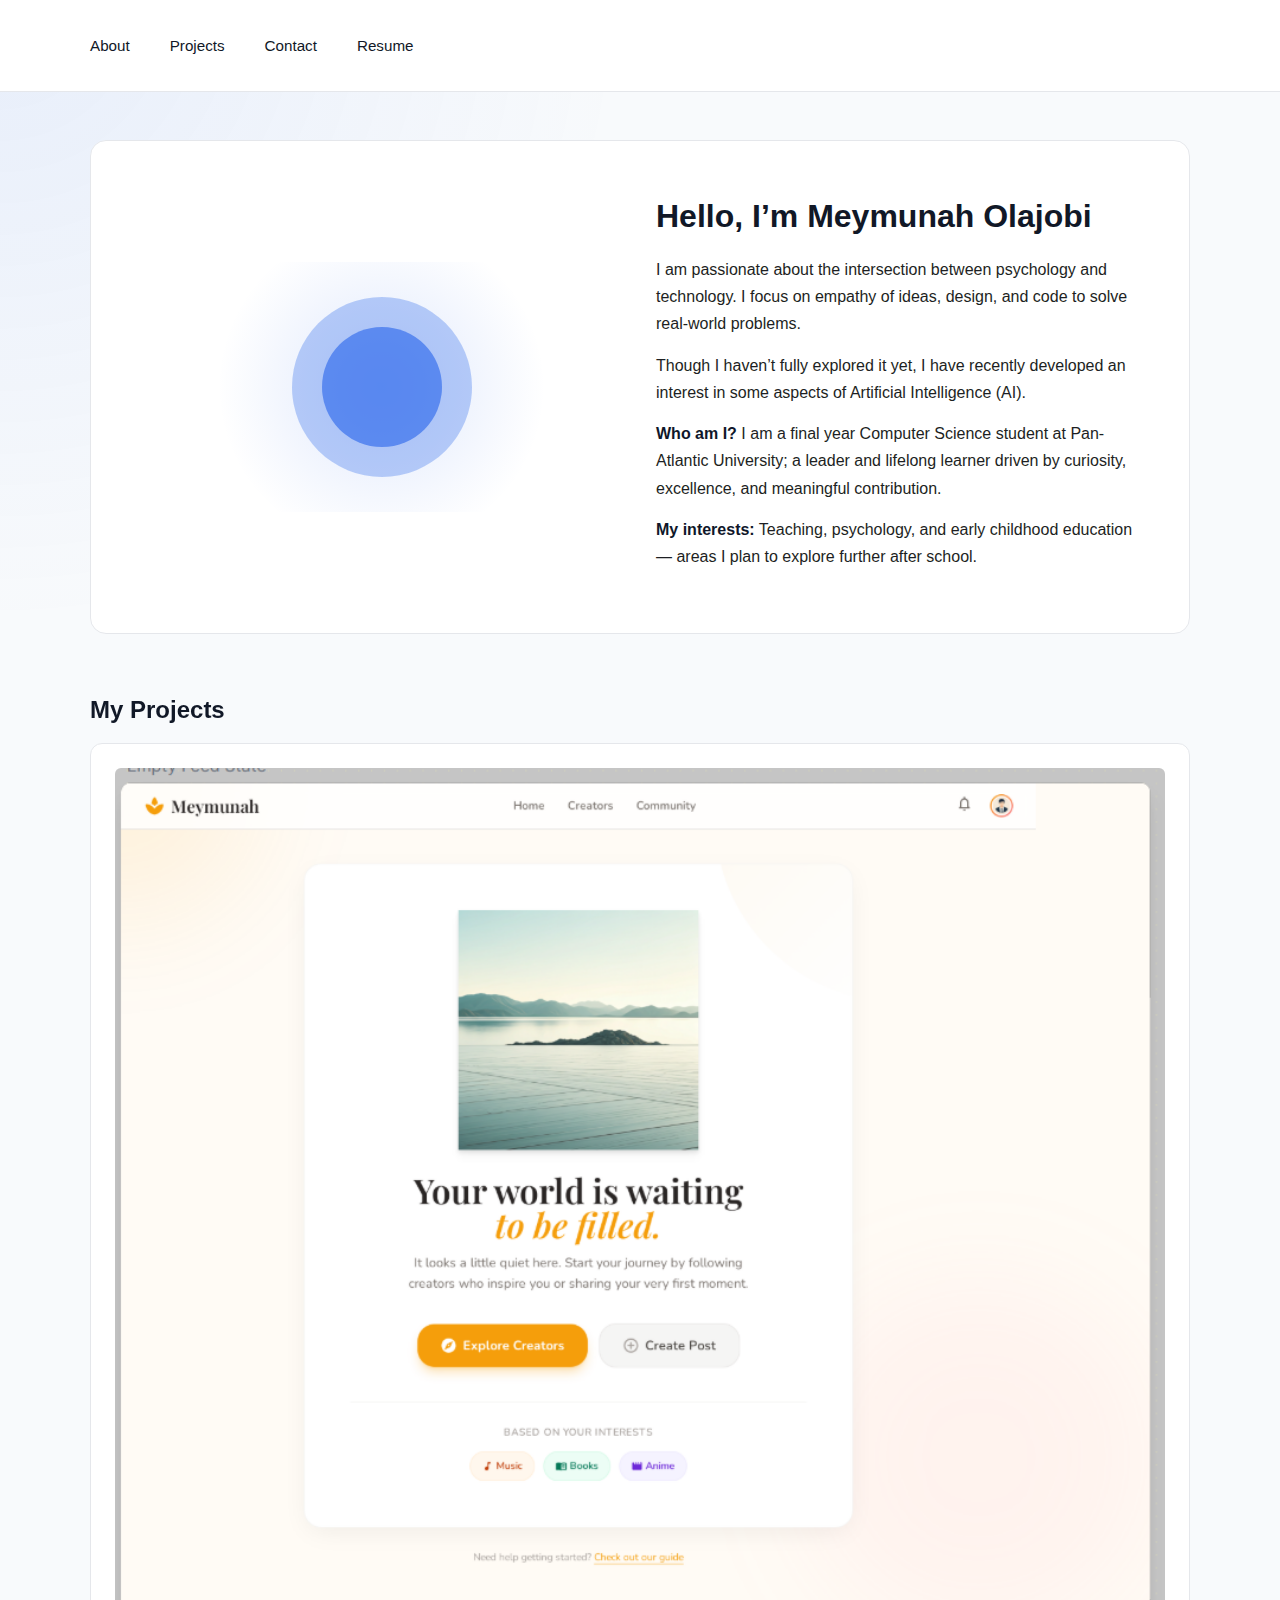
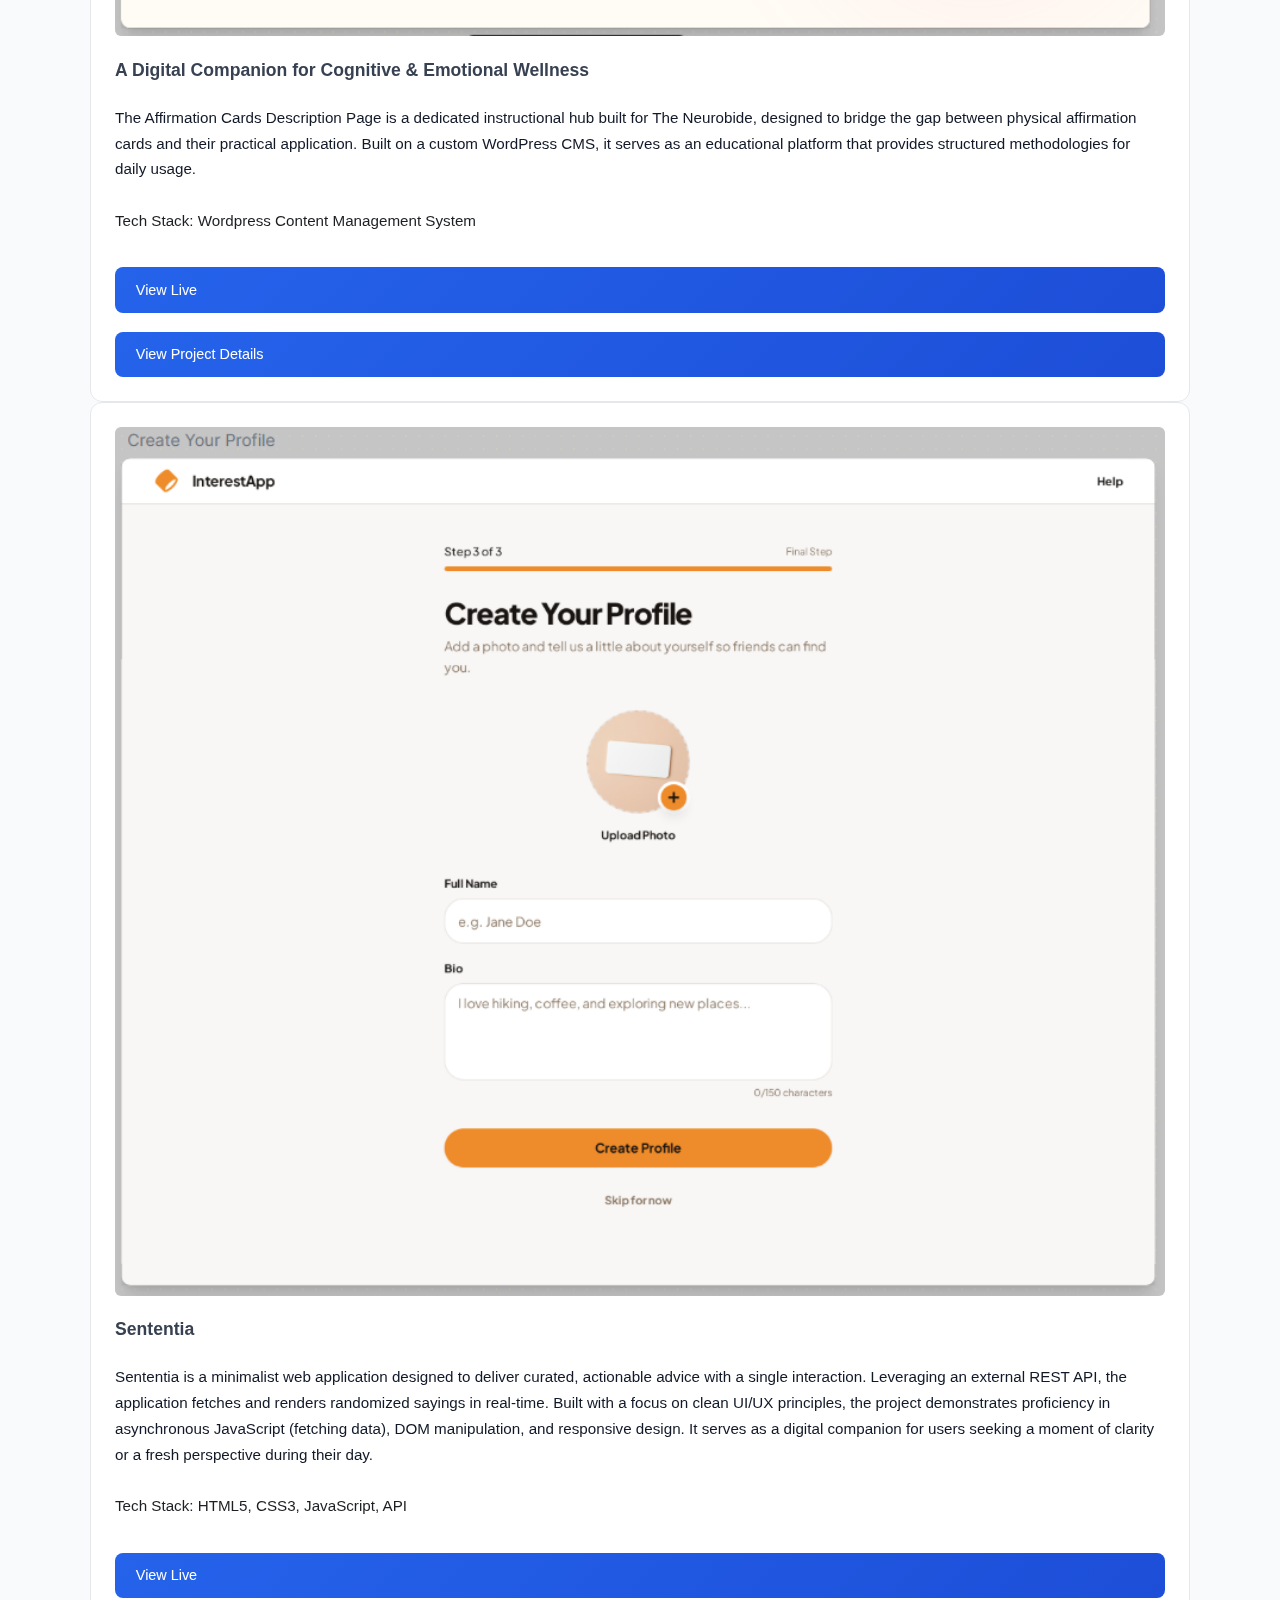
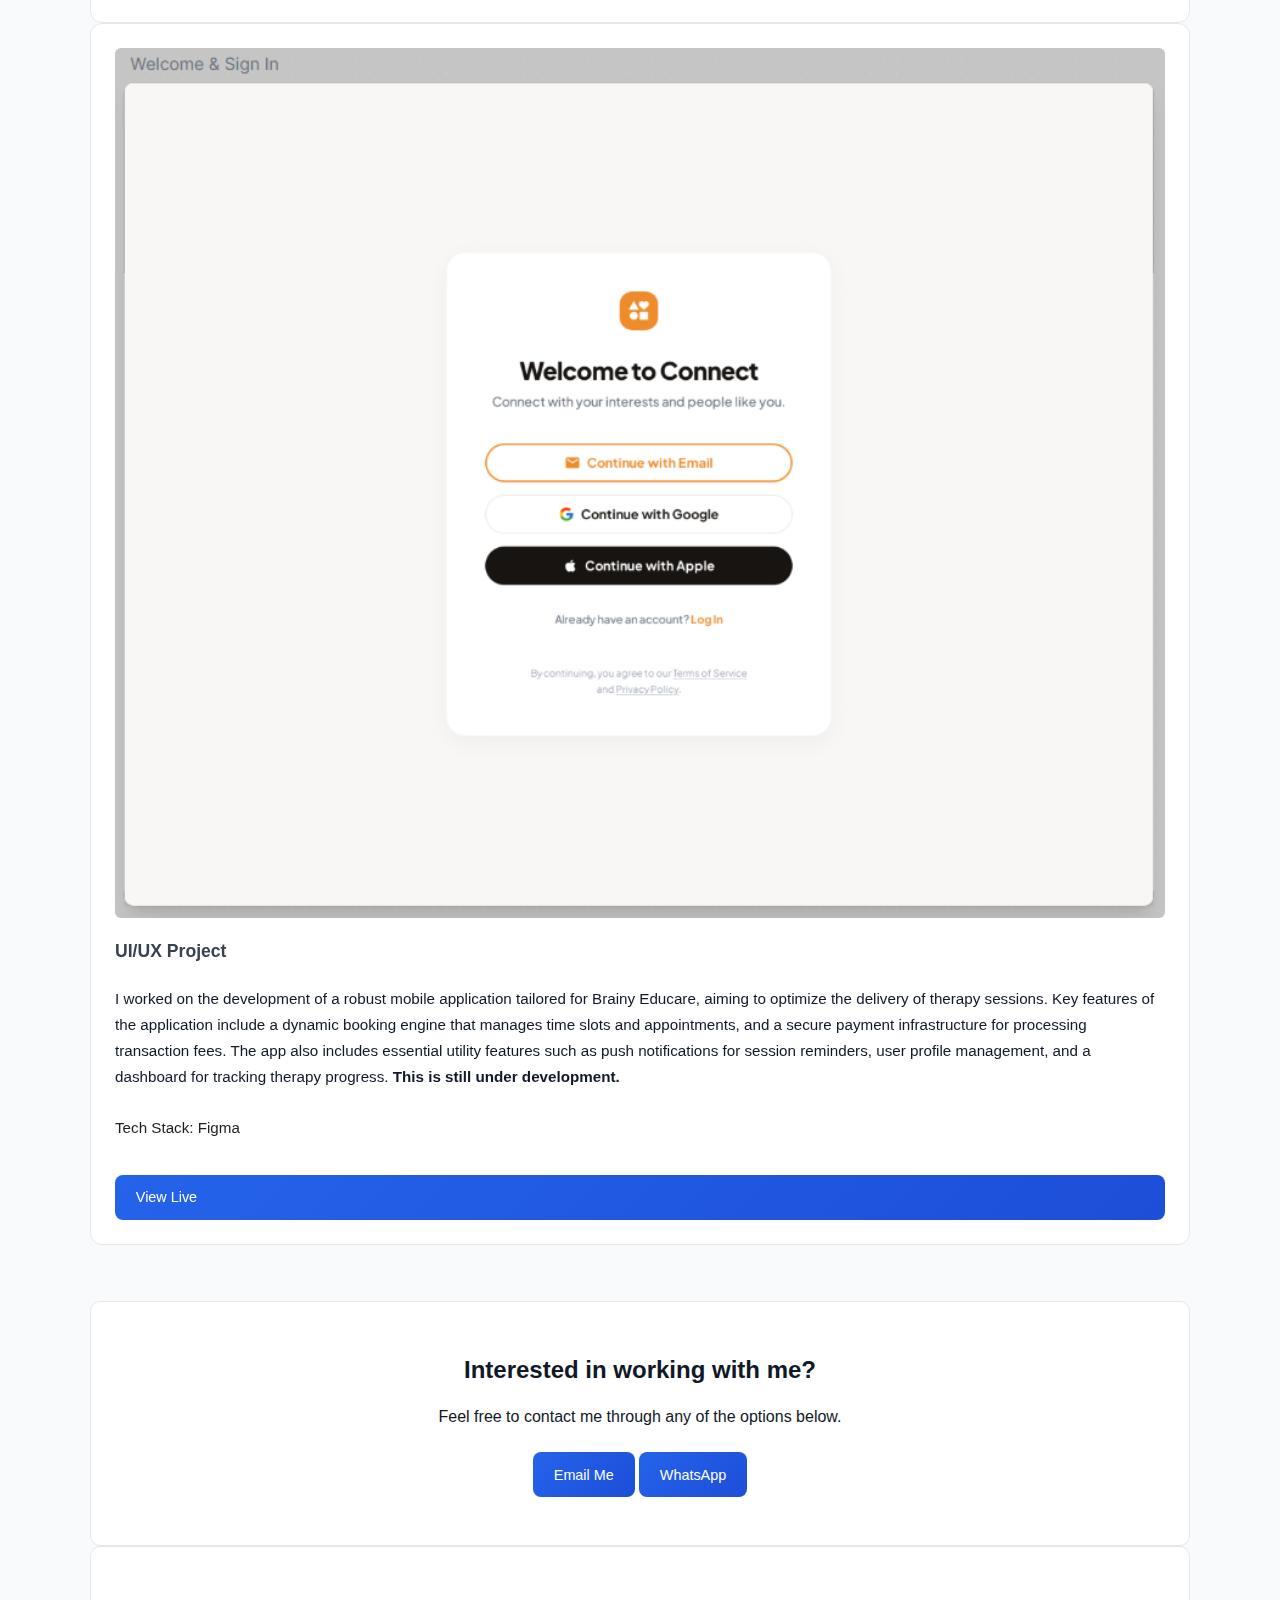
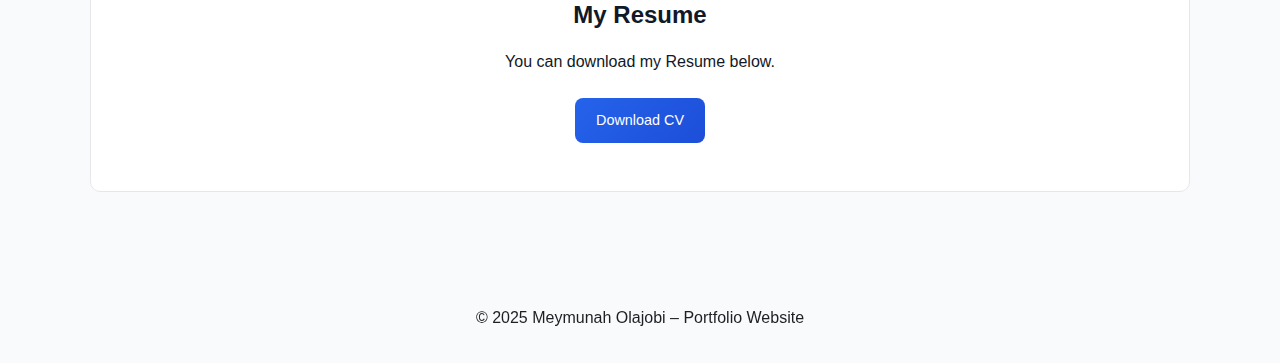
<file: index.html>
<!DOCTYPE html>
<html lang="en">
<head>
    <!-- MEYMUNAH'S PERSONAL PORTFOLIO WEBSITE
         MAIN PAGE (HOME PAGE) -->
    <meta charset="UTF-8">
    <meta name="viewport" content="width=device-width, initial-scale=1.0">
    <title>My Portfolio</title>

    <link rel="stylesheet" href="style.css">
</head>

<body>

<!-- NAVIGATION BAR -->
<header>
    <nav class="container nav">

        <ul class="nav-links">
            <li><a href="#about">About</a></li>
            <li><a href="#projects">Projects</a></li>
            <li><a href="#contact">Contact</a></li>
            <li><a href="#resume">Resume</a></li>
        </ul>
    </nav>
</header>
 
<!-- ABOUT ME SECTION -->
<section id="about" class="container section hero">

    <div class="about-animation">
        <div class="pulse-circle"></div>
        <div class="pulse-circle delay"></div>
    </div>

    <div class="about-text">
        <h1>Hello, I’m <span class="highlight">Meymunah Olajobi</span></h1>

        <p>
            I am passionate about the intersection between
            psychology and technology. I focus on empathy of ideas, design, and code
            to solve real-world problems.
        </p>

        <p>
            Though I haven’t fully explored it yet, I have recently developed an
            interest in some aspects of Artificial Intelligence (AI).
        </p>

        <p>
            <b>Who am I?</b> I am a final year Computer Science student at Pan-Atlantic
            University; a leader and lifelong learner driven by curiosity, excellence, and meaningful contribution.
        </p>

        <p>
            <b>My interests:</b> Teaching, psychology, and early childhood education —
            areas I plan to explore further after school.
        </p>
    </div>

</section>

<!-- PROJECTS SECTION -->
<section id="projects" class="container section">
    <h2>My Projects</h2>

    <div class="project-grid">

        <!-- PROJECT 1 -->
        <div class="project-card">
            <img src="images/project1.png" alt="Project 1 Screenshot">

            <h3>A Digital Companion for Cognitive & Emotional Wellness</h3>
            <p>The Affirmation Cards Description Page is a dedicated instructional hub built for The Neurobide, designed to bridge the gap 
                between physical affirmation cards and their practical application. Built on a custom WordPress CMS, it serves as an educational 
                platform that provides structured methodologies for daily usage.</p>

            <p class="stack">Tech Stack: Wordpress Content Management System</p>

            <a class="btn" href="https://theneurobide.com/cards/">View Live</a>
            <a class="btn" href="project-details.html">View Project Details</a>
        </div>

        <!-- PROJECT 2 -->
        <div class="project-card">
            <img src="images/project2.png" alt="Project 2 Screenshot">

            <h3>Sententia</h3>
            <p>Sententia is a minimalist web application designed to deliver curated, actionable advice with a single interaction. 
                Leveraging an external REST API, the application fetches and renders randomized sayings in real-time.

                Built with a focus on clean UI/UX principles, the project demonstrates proficiency in asynchronous JavaScript (fetching data), 
                DOM manipulation, and responsive design. It serves as a digital companion for users seeking a moment of clarity or a fresh 
                perspective during their day.</p>

            <p class="stack">Tech Stack: HTML5, CSS3, JavaScript, API</p>

            <a class="btn" href="https://daily-advice-generator.vercel.app/">View Live</a>
        </div>

        <!-- PROJECT 3 -->
        <div class="project-card">
            <img src="images/project3.png" alt="Project 3 Screenshot">

            <h3>UI/UX Project</h3>
            <p>
                I worked on the development of a robust mobile application tailored for Brainy Educare, aiming to optimize the delivery of 
                therapy sessions. Key features of the application include a dynamic booking engine that manages time slots and appointments, 
                and a secure payment infrastructure for processing transaction fees. The app also includes essential utility features such as 
                push notifications for session reminders, user profile management, and a dashboard for tracking therapy progress.
            <b>This is still under development.</b>
            </p>

            <p class="stack">Tech Stack: Figma</p>

            <a class="btn" href="https://www.figma.com/design/ejxwiAn5SwLHCGBGcEw2AY/CSC-322-Project?node-id=0-1&t=pTPwxtENYzN2TFsu-1">View Live</a>
        </div>

    </div>
</section>

<!-- CALL TO ACTION -->
<section id="contact" class="container section cta">
    <h2>Interested in working with me?</h2>
    <p>Feel free to contact me through any of the options below.</p>

    <a class="btn" href="mailto:mymolajobs@gmail.com">Email Me</a>
    <a class="btn" href="https://wa.me/2349035743251">WhatsApp</a>
</section>

<section id="resume" class="container section cta">
    <h2>My Resume</h2>
    <p>You can download my Resume below.</p>

    <a class="btn" href="documents/Meymunah_Olajobi_CV.pdf" download>
        Download CV
    </a>
</section>

<!-- FOOTER-->
<footer>
    <p>© 2025 Meymunah Olajobi – Portfolio Website</p>
</footer>

</body>
</html>
</file>
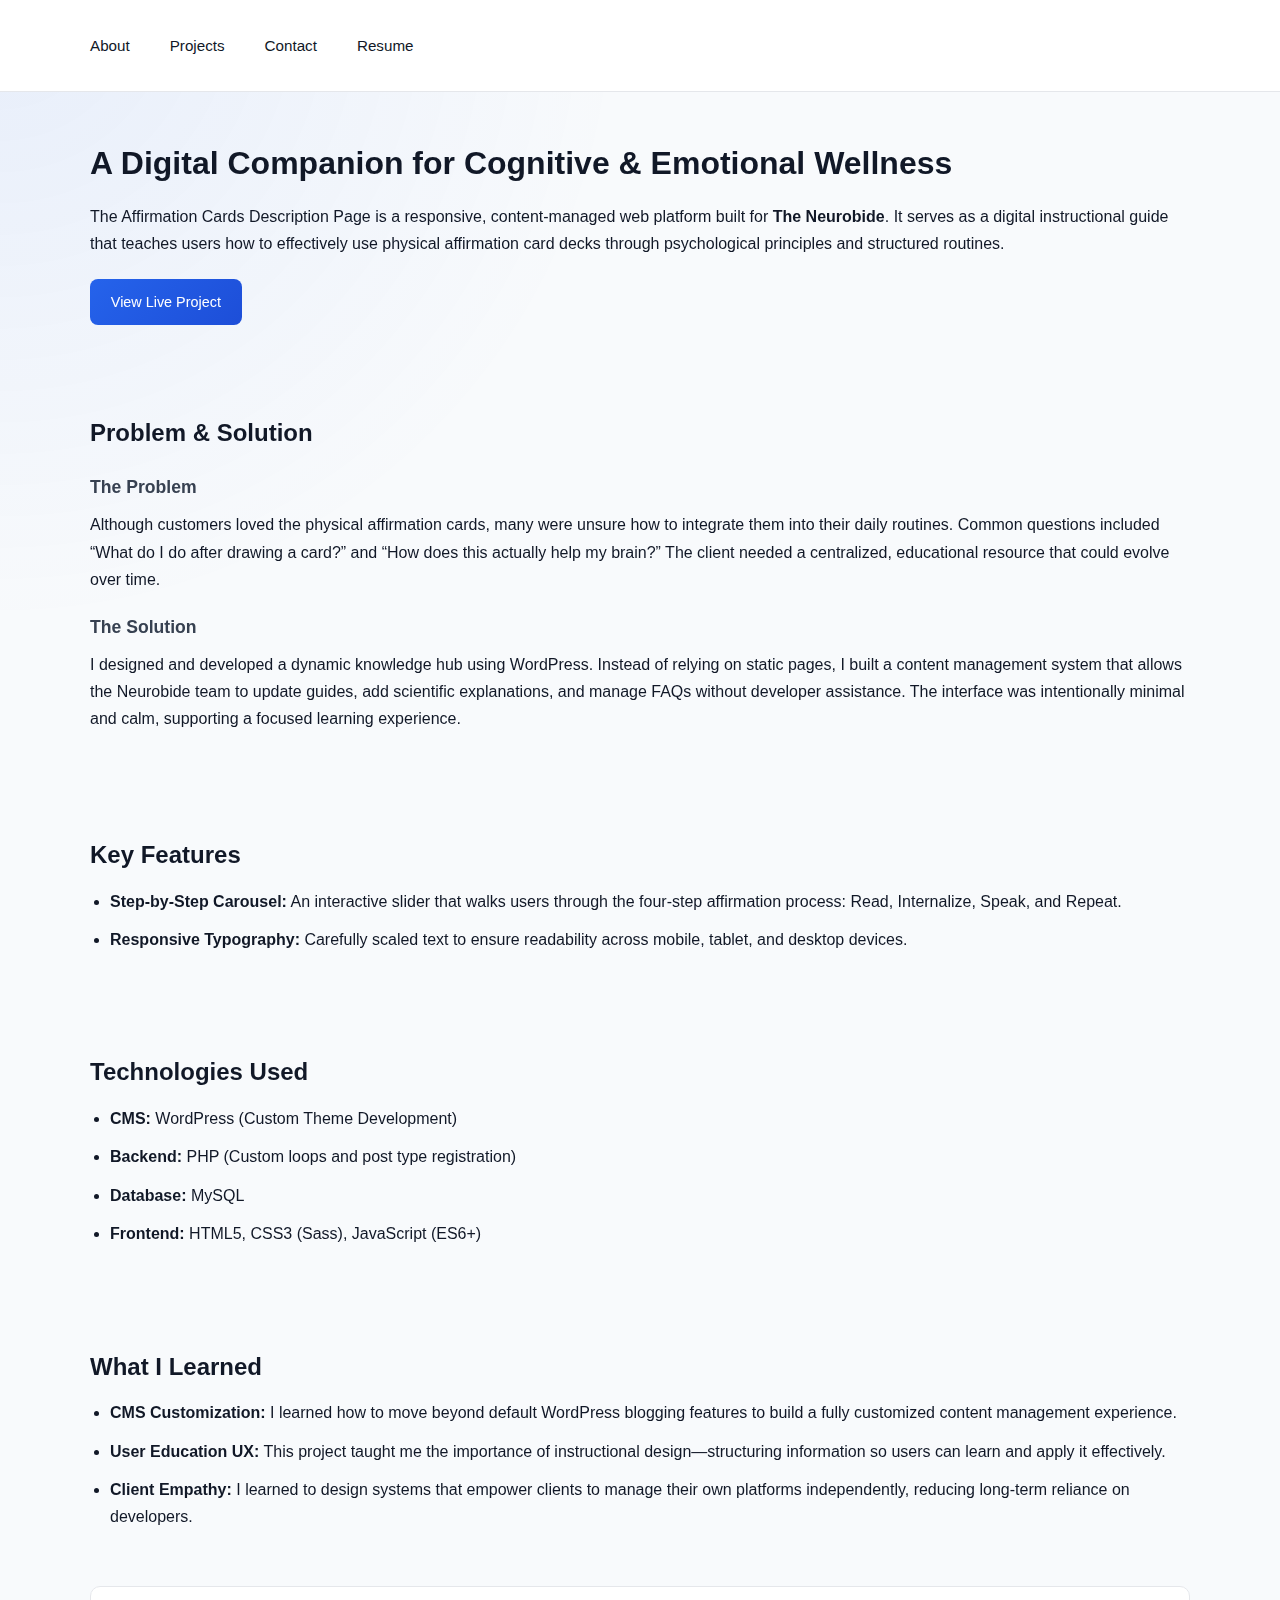
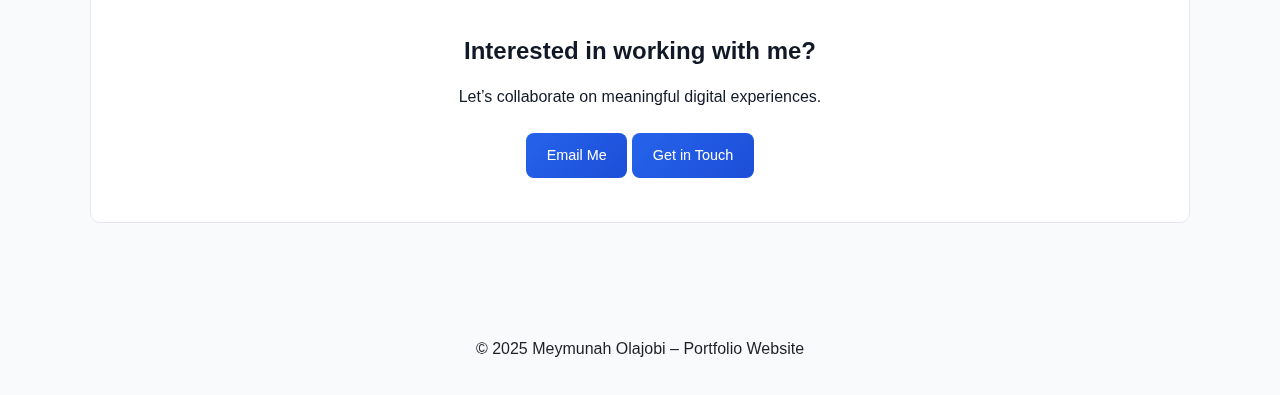
<file: project-details.html>
<!DOCTYPE html>
<html lang="en">
<head>
    <!-- MEYMUNAH'S PERSONAL PORTFOLIO WEBSITE
         MAIN PAGE (HOME PAGE)-->
    <meta charset="UTF-8">
    <meta name="viewport" content="width=device-width, initial-scale=1.0">
    <title>My Portfolio</title>

    <link rel="stylesheet" href="style.css">
</head>

<body class="project-page">

<body>

<!-- NAVIGATION BAR -->
<header>
    <nav class="container nav">

        <ul class="nav-links">
            <li><a href="#about">About</a></li>
            <li><a href="#projects">Projects</a></li>
            <li><a href="#contact">Contact</a></li>
            <li><a href="#resume">Resume</a></li>
        </ul>
    </nav>
</header>
 
<!-- PROJECT OVERVIEW -->
<section class="container section">
    <h1>A Digital Companion for Cognitive & Emotional Wellness</h1>

    <p>
        The Affirmation Cards Description Page is a responsive, content-managed
        web platform built for <b>The Neurobide</b>. It serves as a digital
        instructional guide that teaches users how to effectively use physical
        affirmation card decks through psychological principles and structured routines.
    </p>

    <a class="btn" href="https://theneurobide.com/cards/" target="_blank">
        View Live Project
    </a>
</section>

<!--PROBLEM & SOLUTION -->
<section class="container section">
    <h2>Problem & Solution</h2>

    <h3>The Problem</h3>
    <p>
        Although customers loved the physical affirmation cards, many were unsure
        how to integrate them into their daily routines. Common questions included
        “What do I do after drawing a card?” and “How does this actually help my brain?”
        The client needed a centralized, educational resource that could evolve over time.
    </p>

    <h3>The Solution</h3>
    <p>
        I designed and developed a dynamic knowledge hub using WordPress. Instead of
        relying on static pages, I built a content management system that allows the
        Neurobide team to update guides, add scientific explanations, and manage FAQs
        without developer assistance. The interface was intentionally minimal and calm,
        supporting a focused learning experience.
    </p>
</section>

<!-- FEATURES -->
<section class="container section">
    <h2>Key Features</h2>

    <ul>

        <li>
            <b>Step-by-Step Carousel:</b> An interactive slider that walks users through
            the four-step affirmation process: Read, Internalize, Speak, and Repeat.
        </li>

        <li>
            <b>Responsive Typography:</b> Carefully scaled text to ensure readability
            across mobile, tablet, and desktop devices.
        </li>

    </ul>
</section>

<!-- TECHNOLOGIES USED -->
<section class="container section">
    <h2>Technologies Used</h2>

    <ul>
        <li><b>CMS:</b> WordPress (Custom Theme Development)</li>
        <li><b>Backend:</b> PHP (Custom loops and post type registration)</li>
        <li><b>Database:</b> MySQL</li>
        <li><b>Frontend:</b> HTML5, CSS3 (Sass), JavaScript (ES6+)</li>
    </ul>
</section>

<!-- WHAT I LEARNED -->
<section class="container section">
    <h2>What I Learned</h2>

    <ul>
        <li>
            <b>CMS Customization:</b> I learned how to move beyond default WordPress
            blogging features to build a fully customized content management experience.
        </li>

        <li>
            <b>User Education UX:</b> This project taught me the importance of instructional
            design—structuring information so users can learn and apply it effectively.
        </li>

        <li>
            <b>Client Empathy:</b> I learned to design systems that empower clients to
            manage their own platforms independently, reducing long-term reliance on developers.
        </li>
    </ul>
</section>

<!-- CALL TO ACTION -->
<section class="container section cta">
    <h2>Interested in working with me?</h2>
    <p>Let’s collaborate on meaningful digital experiences.</p>

    <a class="btn" href="mailto:mymolajobs@gmail.com">Email Me</a>
    <a class="btn" href="index.html#contact">Get in Touch</a>
</section>

<!-- FOOTER-->
<footer>
    <p>© 2025 Meymunah Olajobi – Portfolio Website</p>
</footer>

</body>
</html>
</file>
<file: style.css>
* {
  margin: 0;
  padding: 0;
  box-sizing: border-box;
}

:root {
  --primary: #0f172a;   
  --secondary: #2563eb; 
  --light: #f8fafc;     
  --text: #111827;      
  --muted: #1d1f23;      
}

body::before {
  content: "";
  position: fixed;
  inset: 0;
  background: radial-gradient(
    circle at top left,
    rgba(37, 99, 235, 0.08),
    transparent 40%
  );
  z-index: -1;
}

.section {
  padding: 4rem 0;
  position: relative;
}

section {
  scroll-margin-top: 120px;
}

body {
  font-family: Arial, Helvetica, sans-serif;
  background: var(--light);
  color: var(--text);
  line-height: 1.7;
}

.container {
  width: 90%;
  max-width: 1100px;
  margin: auto;
}

.section {
  padding: 3.5rem 0;
  position: relative;
}

.project-page .section {
  padding: 2.75rem 0;
}

.section h1,
.section h2 {
  margin-bottom: 0.75rem;
}

.section h3 {
  margin-top: 1.25rem;
  margin-bottom: 0.5rem;
  font-size: 1.1rem;
  font-weight: 600;
  color: #374151;
}

.section p {
  margin-bottom: 0.9rem;
}

.section ul {
  margin-top: 0.75rem;
  padding-left: 1.25rem;
}

.section li {
  margin-bottom: 0.7rem;
}

header {
  background: white;
  border-bottom: 1px solid #e5e7eb;
  position: sticky;
  top: 0;
  z-index: 10;
}

nav {
  display: flex;
  justify-content: flex-start;
  align-items: center;
  padding: 2rem 0;
  position: relative;
}

.nav-links {
  display: flex;
  gap: 2.5rem;
  list-style: none;
}

.nav-links a {
  text-decoration: none;
  color: var(--text);
  font-size: 0.95rem;
}

.nav-links a:hover {
  color: var(--secondary);
}

.hero {
  display: grid;
  gap: 2rem;
  background: white;
  padding: 3rem;
  border-radius: 16px;
  border: 1px solid #e5e7eb;
  margin-top: 3rem;
}

.hero h1 {
  font-size: 2rem;
}

.hero b {
  color: var(--primary);
}

.hero p {
  max-width: 700px;
  color: var(--muted);
  font-size: 1rem;
}

.about-text {
  display: flex;
  flex-direction: column;
}

.about-animation {
  display: flex;
  align-items: center;
  justify-content: center;
  position: relative;
  height: 250px;
  background: radial-gradient(
    circle,
    rgba(37, 99, 235, 0.15),
    transparent 60%
  );
  border-radius: 16px;
}

.pulse-circle {
  width: 120px;
  height: 120px;
  border-radius: 50%;
  background: var(--secondary);
  opacity: 0.6;
  position: absolute;
  animation: pulse 2.5s ease-in-out infinite;
}

.pulse-circle.delay {
  width: 180px;
  height: 180px;
  opacity: 0.3;
  animation-delay: 1.2s;
}

@keyframes pulse {
  0% {
    transform: scale(0.9);
    opacity: 0.6;
  }
  50% {
    transform: scale(1.1);
    opacity: 0.3;
  }
  100% {
    transform: scale(0.9);
    opacity: 0.6;
  }
}

.project-card {
  background: white;
  padding: 1.5rem;
  border-radius: 12px;
  border: 1px solid #e5e7eb;
  display: flex;
  flex-direction: column;
  gap: 0.7rem;

  transition: transform 0.25s ease, box-shadow 0.25s ease;
}
.project-card:hover {
  transform: translateY(-4px);
  box-shadow: 0 10px 25px rgba(0, 0, 0, 0.08);
}


.project-card img {
  width: 100%;
  border-radius: 6px;
}

.project-card h3 {
  margin-top: 0.5rem;
}

.project-card p {
  font-size: 0.95rem;
}

.stack {
  font-size: 0.85rem;
  color: var(--muted);
}

.cta {
  text-align: center;
  padding: 3rem 1rem;
  background: white;
  border-radius: 10px;
  border: 1px solid #e5e7eb;
}

.btn {
  display: inline-block;
  padding: 0.65rem 1.3rem;
  text-decoration: none;
  background: linear-gradient(
    135deg,
    var(--secondary),
    #1d4ed8
  );
  color: white;
  border-radius: 8px;
  margin-top: 0.5rem;
  font-size: 0.9rem;
  transition: transform 0.2s ease, box-shadow 0.2s ease;
}

.btn:hover {
  transform: translateY(-2px);
  box-shadow: 0 8px 20px rgba(37, 99, 235, 0.35);
}

footer {
  text-align: center;
  padding: 2rem 0;
  color: var(--muted);
  margin-top: 5rem;
}

@media (min-width: 768px) {
  .hero {
    grid-template-columns: 1fr 1fr;
    align-items: center;
  }
}

@media (max-width: 767px) {
  .about-animation {
    height: 180px;
  }
}
</file>
